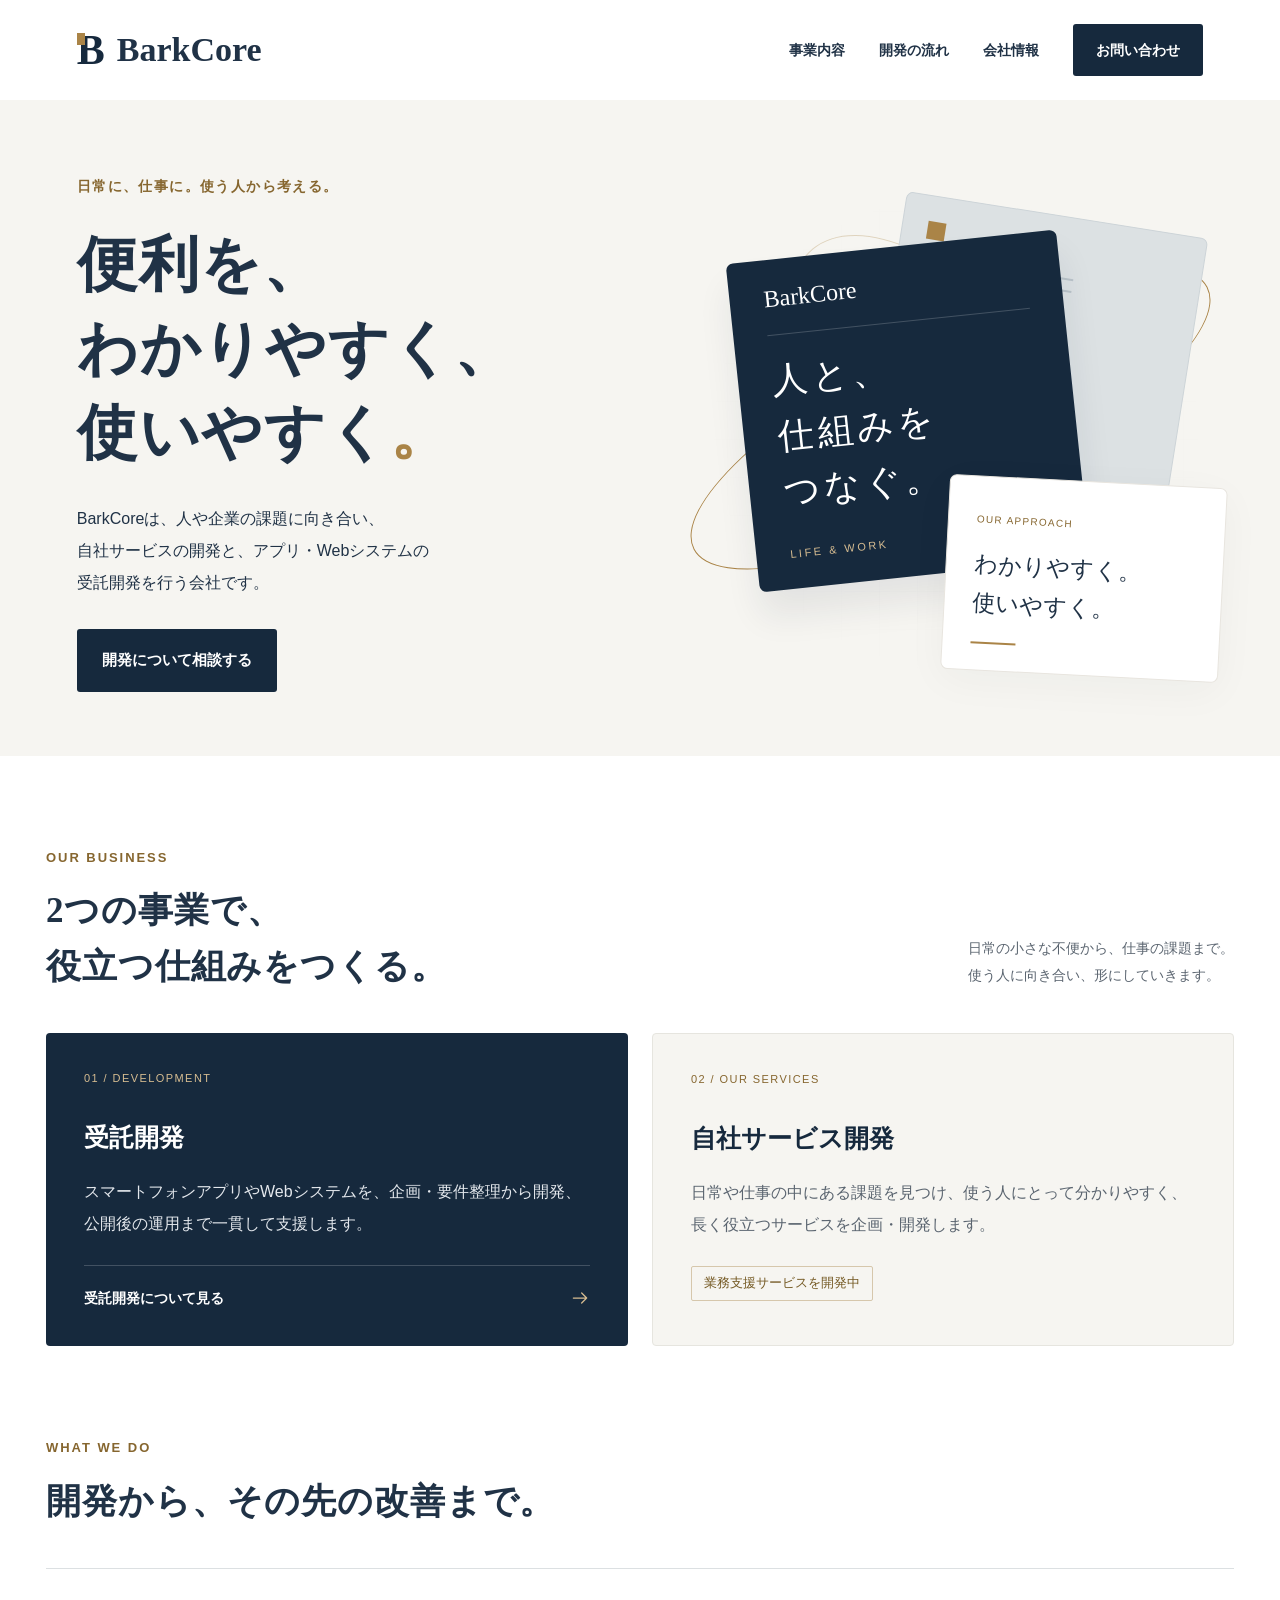
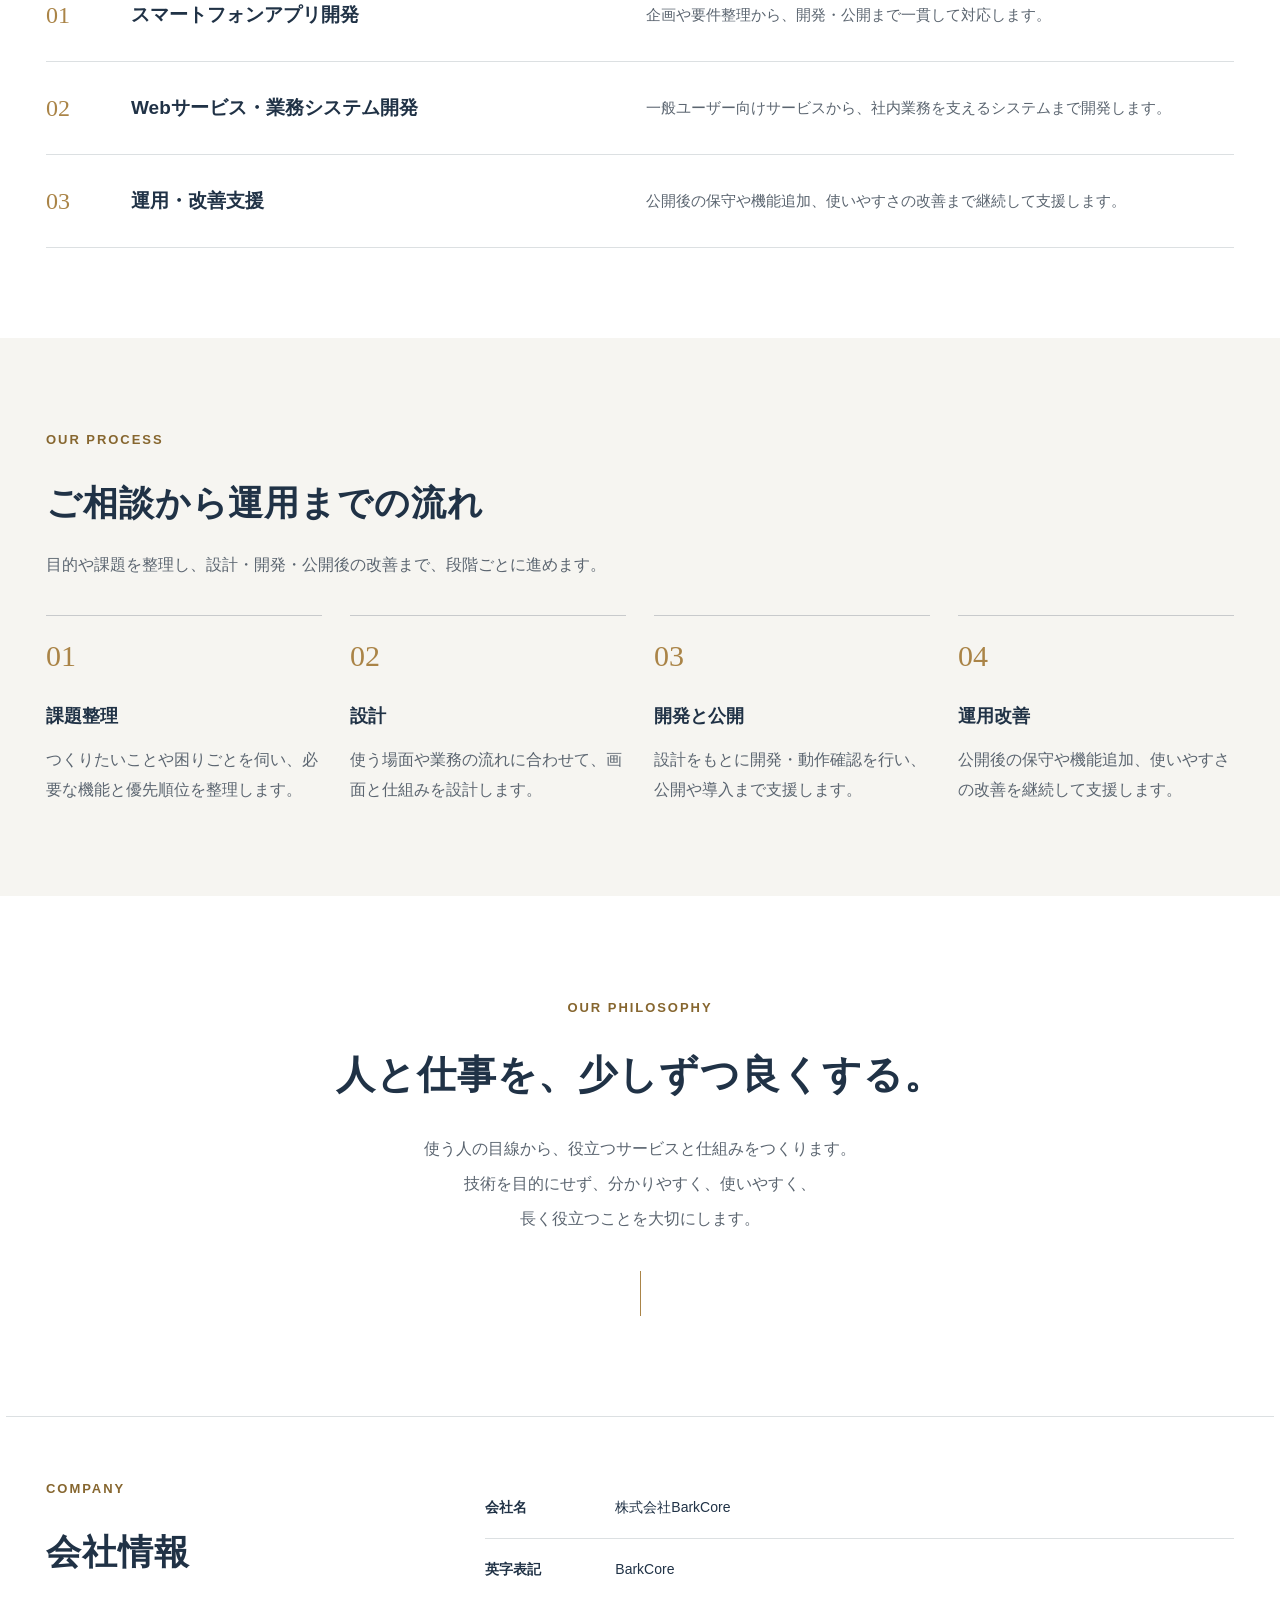
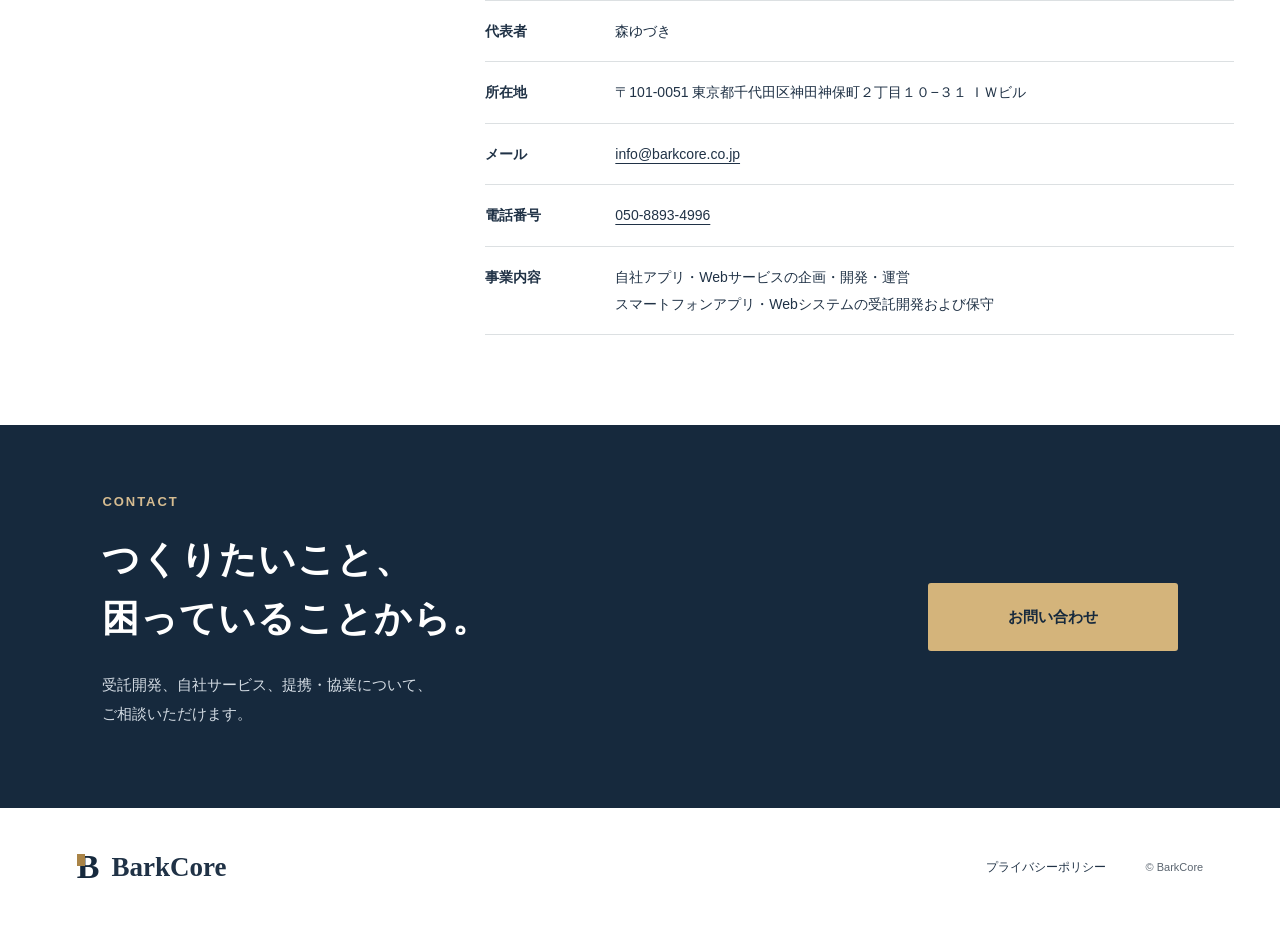
<file: index.html>
<!doctype html><html lang="ja"><head><meta charset="UTF-8"><meta name="viewport" content="width=device-width,initial-scale=1"><meta name="robots" content="index,follow"><title>株式会社BarkCore｜便利を、わかりやすく、使いやすく。</title><meta name="description" content="BarkCoreは、人や企業の課題に向き合い、自社サービスの開発と、アプリ・Webシステムの受託開発を行う会社です。"><meta property="og:title" content="株式会社BarkCore"><meta property="og:description" content="便利を、わかりやすく、使いやすく。"><meta property="og:type" content="website"><link rel="icon" type="image/svg+xml" href="data:image/svg+xml,%3Csvg xmlns='http://www.w3.org/2000/svg' viewBox='0 0 32 32'%3E%3Cpath fill='%2316293d' d='M4 2h11a8 8 0 010 16H4zM4 18h15a6 6 0 010 12H4z'/%3E%3Cpath fill='%23aa8447' d='M4 2h8v16H4z'/%3E%3C/svg%3E"><link rel="stylesheet" href="style.css"></head><body><a class="skip" href="#main">本文へ移動</a><header><a class="brand" href="#" aria-label="BarkCore トップ"><span class="brand-mark" aria-hidden="true">B<span></span></span><span>BarkCore</span></a><button class="menu" aria-expanded="false" aria-controls="navigation" aria-label="メニューを開く"><span class="hamburger" aria-hidden="true"><i></i><i></i><i></i></span></button><nav id="navigation" aria-label="メインナビゲーション"><a href="business.html">事業内容</a><a href="#process">開発の流れ</a><a href="company.html">会社情報</a><a class="nav-contact" href="contact.html">お問い合わせ</a></nav></header><main id="main"><section class="hero"><div class="hero-copy"><p class="eyebrow">日常に、仕事に。使う人から考える。</p><h1>便利を、<br>わかりやすく、<br>使いやすく<span class="gold">。</span></h1><p class="intro">BarkCoreは、人や企業の課題に向き合い、<br class="desktop">自社サービスの開発と、アプリ・Webシステムの<br class="desktop">受託開発を行う会社です。</p><div class="actions"><a class="button primary" href="contact.html">開発について相談する</a></div></div><div class="hero-art" role="img" aria-label="人や企業の課題を、サービスと仕組みにつなぐ抽象的なカードの図"><div class="art-grid"></div><div class="line line-one"></div><div class="line line-two"></div><div class="abstract-card rear"><span class="tiny-square"></span><i></i><i></i></div><div class="abstract-card main-card"><span class="art-caption">BarkCore</span><div class="art-rule"></div><span class="art-word">人と、<br>仕組みを<br>つなぐ。</span><span class="art-foot">LIFE & WORK</span></div><div class="abstract-card front"><span class="small-label">OUR APPROACH</span><p>わかりやすく。<br>使いやすく。</p><span class="card-line"></span></div></div></section><section class="section" id="business"><div class="section-heading"><div><p class="eyebrow">OUR BUSINESS</p><h2>2つの事業で、<br>役立つ仕組みをつくる。</h2></div><p>日常の小さな不便から、仕事の課題まで。<br>使う人に向き合い、形にしていきます。</p></div><div class="business-grid"><article class="business-card"><div class="card-top"><span>01 / DEVELOPMENT</span></div><h3>受託開発</h3><p>スマートフォンアプリやWebシステムを、企画・要件整理から開発、公開後の運用まで一貫して支援します。</p><a class="text-link" href="business.html#development">受託開発について見る <svg class="section-link-icon" aria-hidden="true" width="20" height="20" viewBox="0 0 24 24" fill="none" stroke="currentColor" stroke-width="1.5" stroke-linecap="round" stroke-linejoin="round"><path d="M4 12h16m-6-6 6 6-6 6"/></svg></a></article><article class="business-card own"><div class="card-top"><span>02 / OUR SERVICES</span></div><h3>自社サービス開発</h3><p>日常や仕事の中にある課題を見つけ、使う人にとって分かりやすく、長く役立つサービスを企画・開発します。</p><span class="development-status">業務支援サービスを開発中</span></article></div></section><section class="section capabilities" id="capabilities"><div class="section-heading"><div><p class="eyebrow">WHAT WE DO</p><h2>開発から、その先の改善まで。</h2></div></div><div class="capability-list" id="capability-list"><article><span class="row-number">01</span><h3>スマートフォンアプリ開発</h3><p>企画や要件整理から、開発・公開まで一貫して対応します。</p></article><article><span class="row-number">02</span><h3>Webサービス・業務システム開発</h3><p>一般ユーザー向けサービスから、社内業務を支えるシステムまで開発します。</p></article><article><span class="row-number">03</span><h3>運用・改善支援</h3><p>公開後の保守や機能追加、使いやすさの改善まで継続して支援します。</p></article></div></section><section class="soft-section" id="process"><div class="section"><p class="eyebrow">OUR PROCESS</p><h2>ご相談から運用までの流れ</h2><p class="process-intro">目的や課題を整理し、設計・開発・公開後の改善まで、段階ごとに進めます。</p><ol class="process" id="process-list"><li><span>01</span><div><h3>課題整理</h3><p>つくりたいことや困りごとを伺い、必要な機能と優先順位を整理します。</p></div></li><li><span>02</span><div><h3>設計</h3><p>使う場面や業務の流れに合わせて、画面と仕組みを設計します。</p></div></li><li><span>03</span><div><h3>開発と公開</h3><p>設計をもとに開発・動作確認を行い、公開や導入まで支援します。</p></div></li><li><span>04</span><div><h3>運用改善</h3><p>公開後の保守や機能追加、使いやすさの改善を継続して支援します。</p></div></li></ol></div></section><section class="section philosophy"><p class="eyebrow">OUR PHILOSOPHY</p><h2>人と仕事を、<br class="mobile">少しずつ良くする。</h2><p>使う人の目線から、役立つサービスと仕組みをつくります。<br class="desktop">技術を目的にせず、分かりやすく、使いやすく、<br class="desktop">長く役立つことを大切にします。</p><span class="philosophy-line"></span></section><section class="section company" id="company"><div><p class="eyebrow">COMPANY</p><h2>会社情報</h2></div><dl><div><dt>会社名</dt><dd>株式会社BarkCore</dd></div><div><dt>英字表記</dt><dd>BarkCore</dd></div><div><dt>代表者</dt><dd>森ゆづき</dd></div><div><dt>所在地</dt><dd>〒101-0051 東京都千代田区神田神保町２丁目１０−３１ ＩＷビル</dd></div><div><dt>メール</dt><dd><a class="underlined" href="mailto:info@barkcore.co.jp">info@barkcore.co.jp</a></dd></div><div><dt>電話番号</dt><dd><a class="underlined" href="tel:05088934996">050-8893-4996</a></dd></div><div><dt>事業内容</dt><dd>自社アプリ・Webサービスの企画・開発・運営<br>スマートフォンアプリ・Webシステムの受託開発および保守</dd></div></dl></section><section class="contact-section" id="contact"><div><p class="eyebrow">CONTACT</p><h2>つくりたいこと、<br>困っていることから。</h2><p>受託開発、自社サービス、提携・協業について、<br class="desktop">ご相談いただけます。</p></div><div class="contact-action"><a class="button contact-button" href="contact.html">お問い合わせ</a></div></section></main><footer><a class="brand" href="#"><span class="brand-mark" aria-hidden="true">B<span></span></span><span>BarkCore</span></a><div><a href="privacy.html">プライバシーポリシー</a></div><small>© BarkCore</small></footer><script src="content.js"></script><script src="app.js"></script></body></html>
</file>
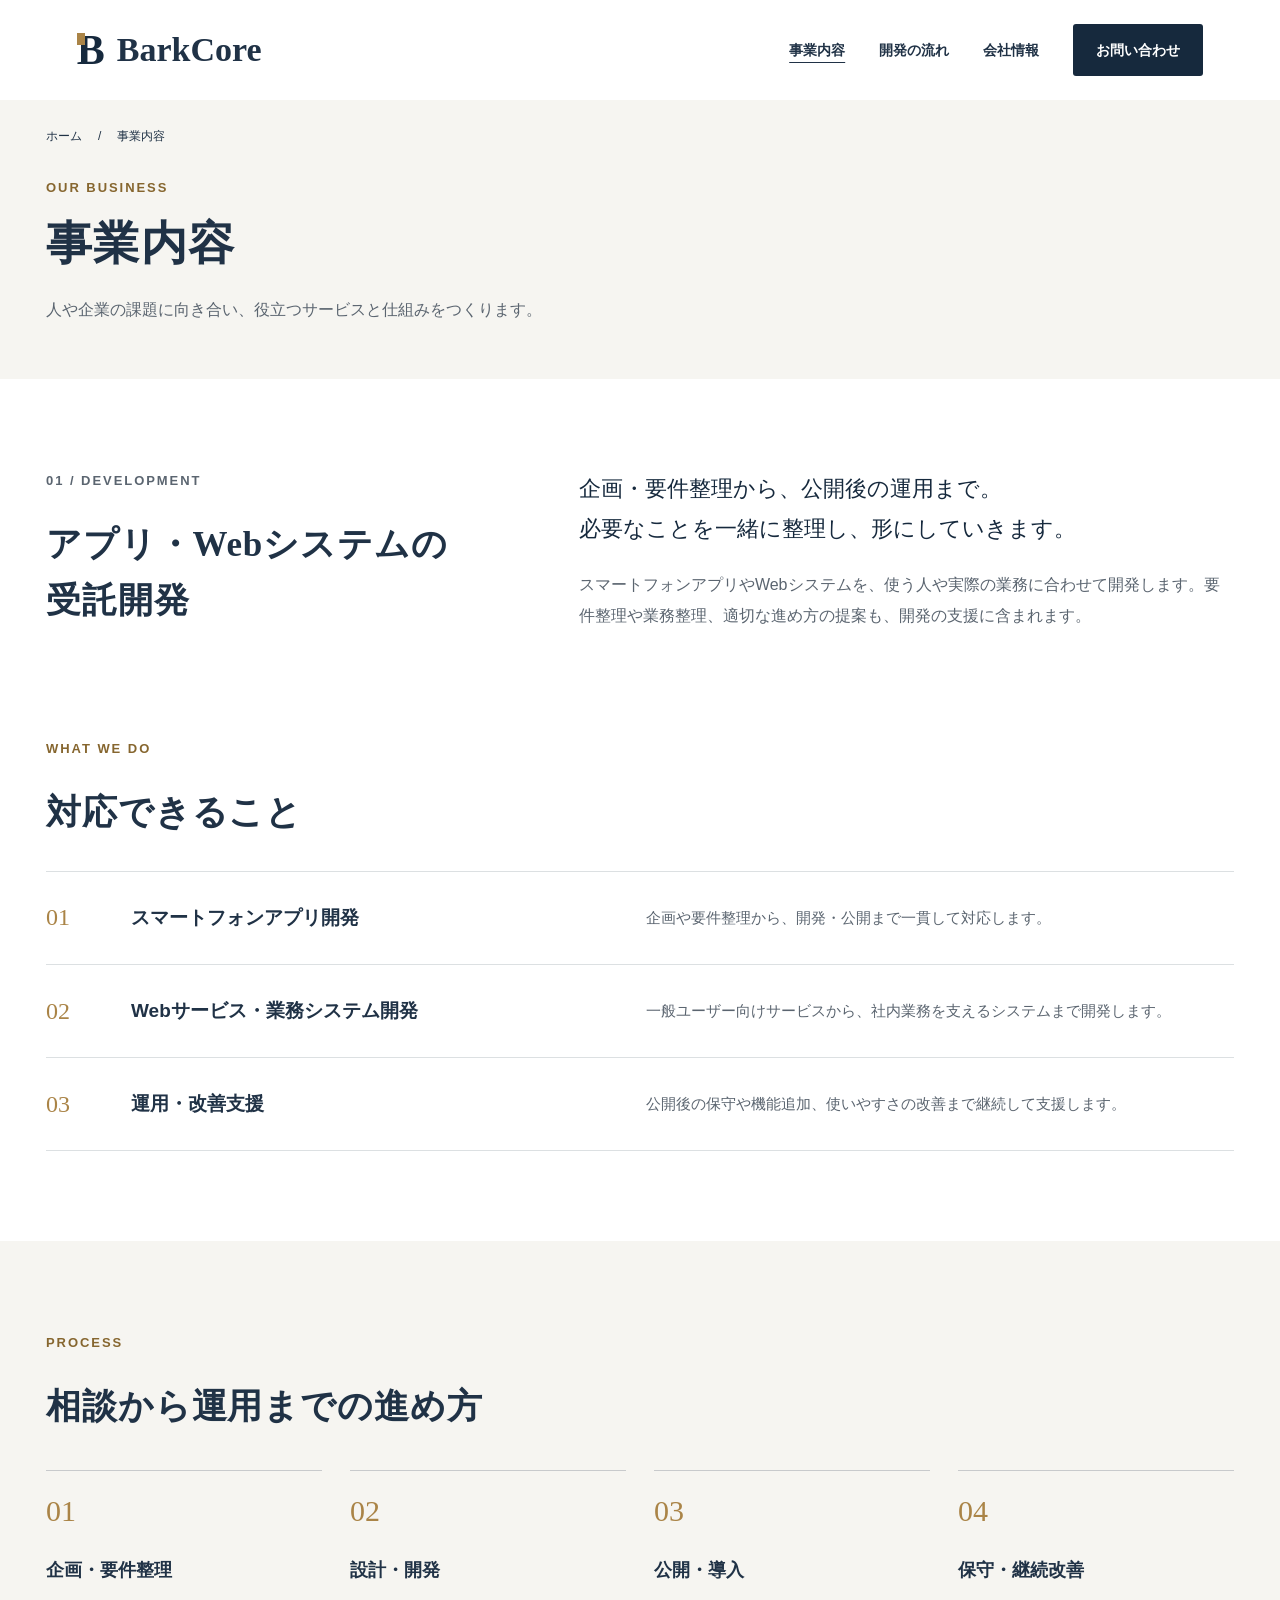
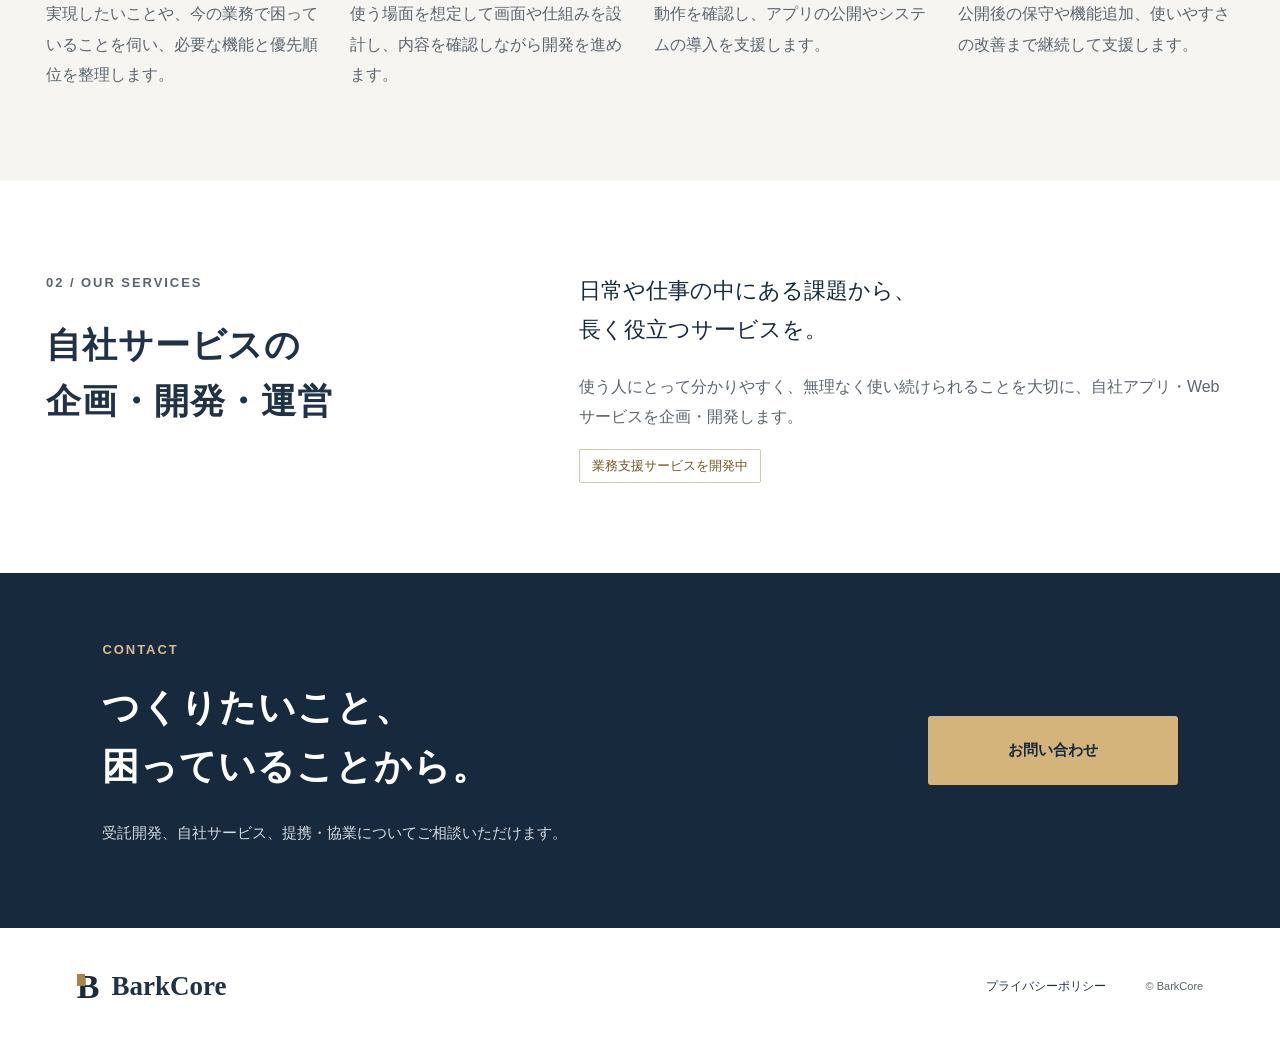
<file: business.html>
<!doctype html><html lang="ja"><head><meta charset="UTF-8"><meta name="viewport" content="width=device-width,initial-scale=1"><meta name="robots" content="index,follow"><title>事業内容｜株式会社BarkCore</title><meta name="description" content="人や企業の課題に向き合い、役立つサービスと仕組みをつくります。"><meta property="og:title" content="事業内容｜株式会社BarkCore"><meta property="og:description" content="人や企業の課題に向き合い、役立つサービスと仕組みをつくります。"><meta property="og:type" content="website"><link rel="icon" type="image/svg+xml" href="data:image/svg+xml,%3Csvg xmlns='http://www.w3.org/2000/svg' viewBox='0 0 32 32'%3E%3Cpath fill='%2316293d' d='M4 2h11a8 8 0 010 16H4zM4 18h15a6 6 0 010 12H4z'/%3E%3Cpath fill='%23aa8447' d='M4 2h8v16H4z'/%3E%3C/svg%3E"><link rel="stylesheet" href="style.css"></head><body><a class="skip" href="#main">本文へ移動</a><header><a class="brand" href="index.html" aria-label="BarkCore トップ"><span class="brand-mark" aria-hidden="true">B<span></span></span><span>BarkCore</span></a><button class="menu" aria-expanded="false" aria-controls="navigation" aria-label="メニューを開く"><span class="hamburger" aria-hidden="true"><i></i><i></i><i></i></span></button><nav id="navigation" aria-label="メインナビゲーション"><a href="business.html" aria-current="page">事業内容</a><a href="index.html#process">開発の流れ</a><a href="company.html">会社情報</a><a class="nav-contact" href="contact.html">お問い合わせ</a></nav></header><main id="main"><section class="page-hero"><div class="page-wrap"><nav class="breadcrumb" aria-label="パンくず"><a href="index.html">ホーム</a><span aria-hidden="true">/</span><span>事業内容</span></nav><p class="eyebrow">OUR BUSINESS</p><h1>事業内容</h1><p class="page-intro">人や企業の課題に向き合い、役立つサービスと仕組みをつくります。</p></div></section>
<section class="section detail-split" id="development"><div><p class="eyebrow">01 / DEVELOPMENT</p><h2>アプリ・Webシステムの<br>受託開発</h2></div><div><p class="lead">企画・要件整理から、公開後の運用まで。<br>必要なことを一緒に整理し、形にしていきます。</p><p>スマートフォンアプリやWebシステムを、使う人や実際の業務に合わせて開発します。要件整理や業務整理、適切な進め方の提案も、開発の支援に含まれます。</p></div></section>
<section class="section compact-top"><p class="eyebrow">WHAT WE DO</p><h2>対応できること</h2><div id="capability-list" class="capability-list spaced"></div></section>
<section class="soft-section"><div class="section"><p class="eyebrow">PROCESS</p><h2>相談から運用までの進め方</h2><ol class="process"><li><span>01</span><div><h3>企画・要件整理</h3><p>実現したいことや、今の業務で困っていることを伺い、必要な機能と優先順位を整理します。</p></div></li><li><span>02</span><div><h3>設計・開発</h3><p>使う場面を想定して画面や仕組みを設計し、内容を確認しながら開発を進めます。</p></div></li><li><span>03</span><div><h3>公開・導入</h3><p>動作を確認し、アプリの公開やシステムの導入を支援します。</p></div></li><li><span>04</span><div><h3>保守・継続改善</h3><p>公開後の保守や機能追加、使いやすさの改善まで継続して支援します。</p></div></li></ol></div></section>
<section class="section detail-split" id="services"><div><p class="eyebrow">02 / OUR SERVICES</p><h2>自社サービスの<br>企画・開発・運営</h2></div><div><p class="lead">日常や仕事の中にある課題から、<br>長く役立つサービスを。</p><p>使う人にとって分かりやすく、無理なく使い続けられることを大切に、自社アプリ・Webサービスを企画・開発します。</p><span class="development-status">業務支援サービスを開発中</span></div></section><section class="contact-section"><div><p class="eyebrow">CONTACT</p><h2>つくりたいこと、<br>困っていることから。</h2><p>受託開発、自社サービス、提携・協業についてご相談いただけます。</p></div><div class="contact-action"><a class="button contact-button" href="contact.html">お問い合わせ</a></div></section></main><footer><a class="brand" href="index.html"><span class="brand-mark" aria-hidden="true">B<span></span></span><span>BarkCore</span></a><div><a href="privacy.html">プライバシーポリシー</a></div><small>© BarkCore</small></footer><script src="content.js"></script><script src="app.js"></script></body></html>
</file>
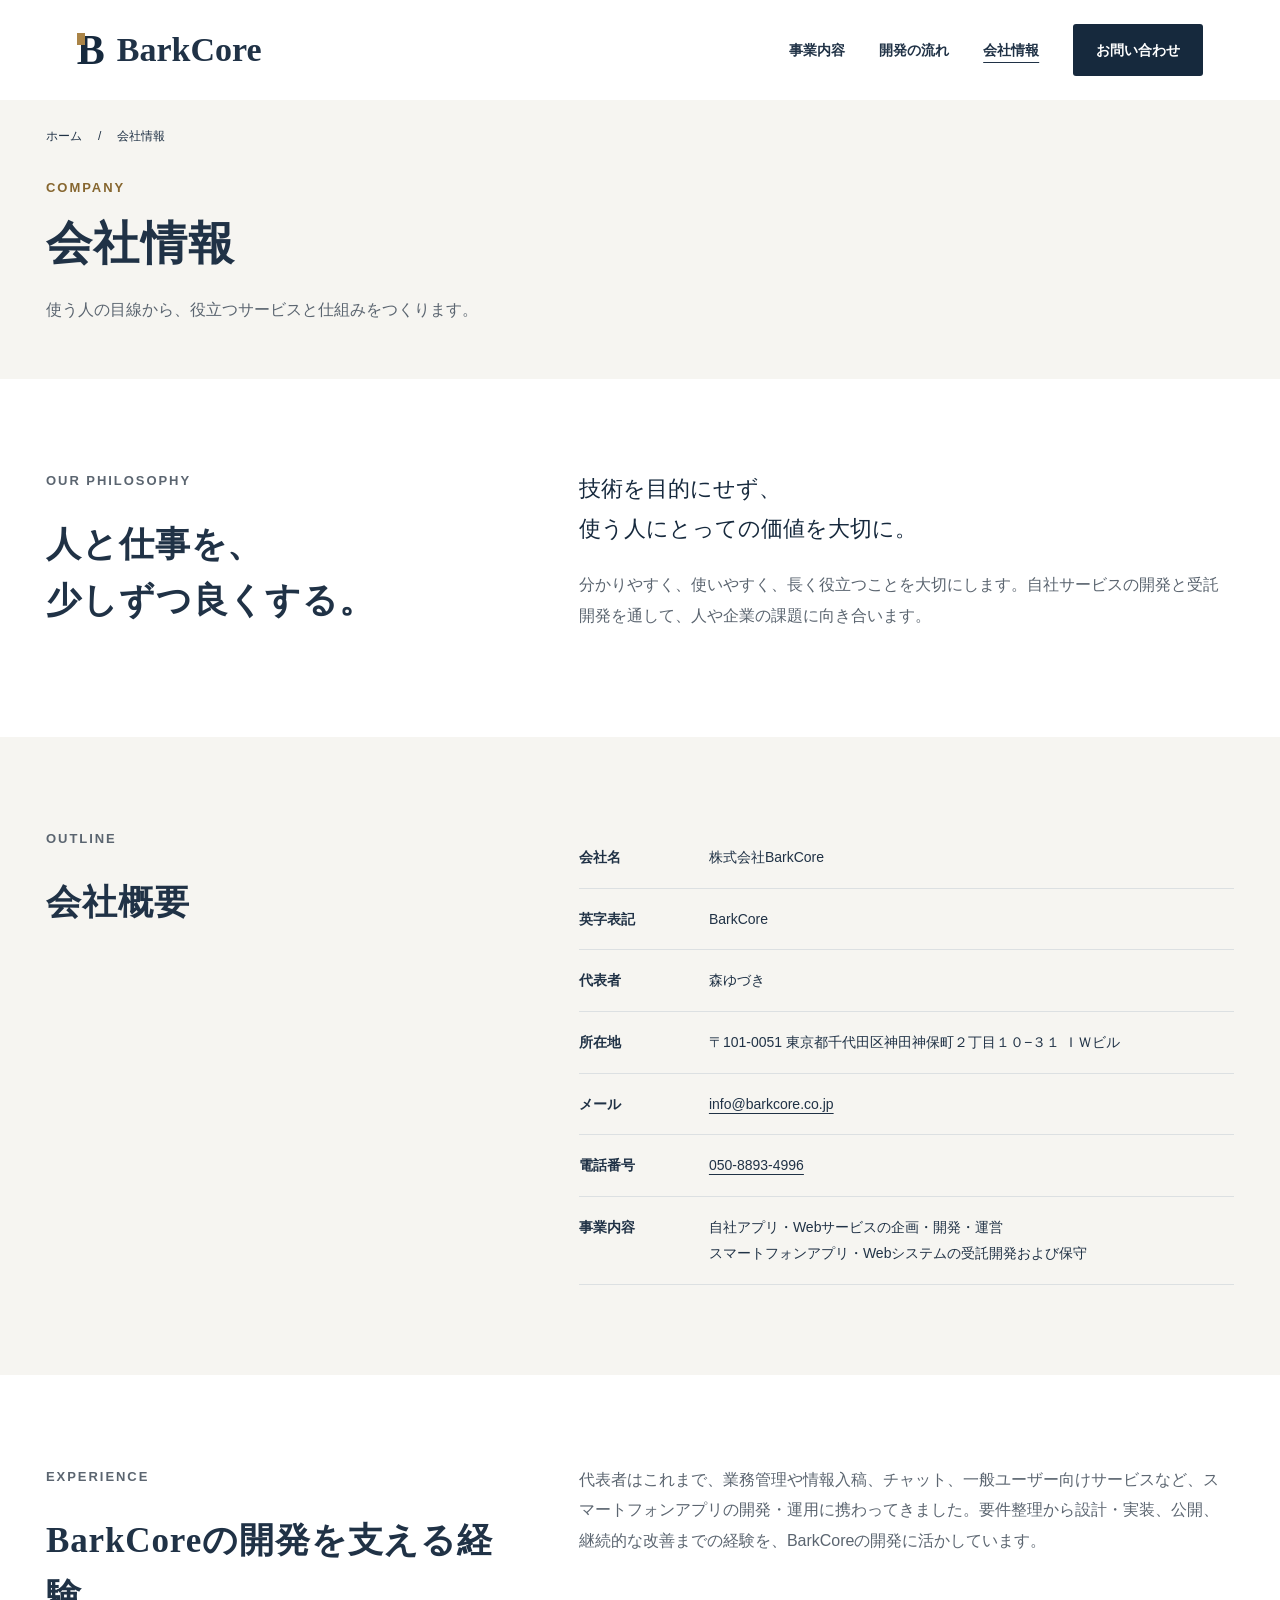
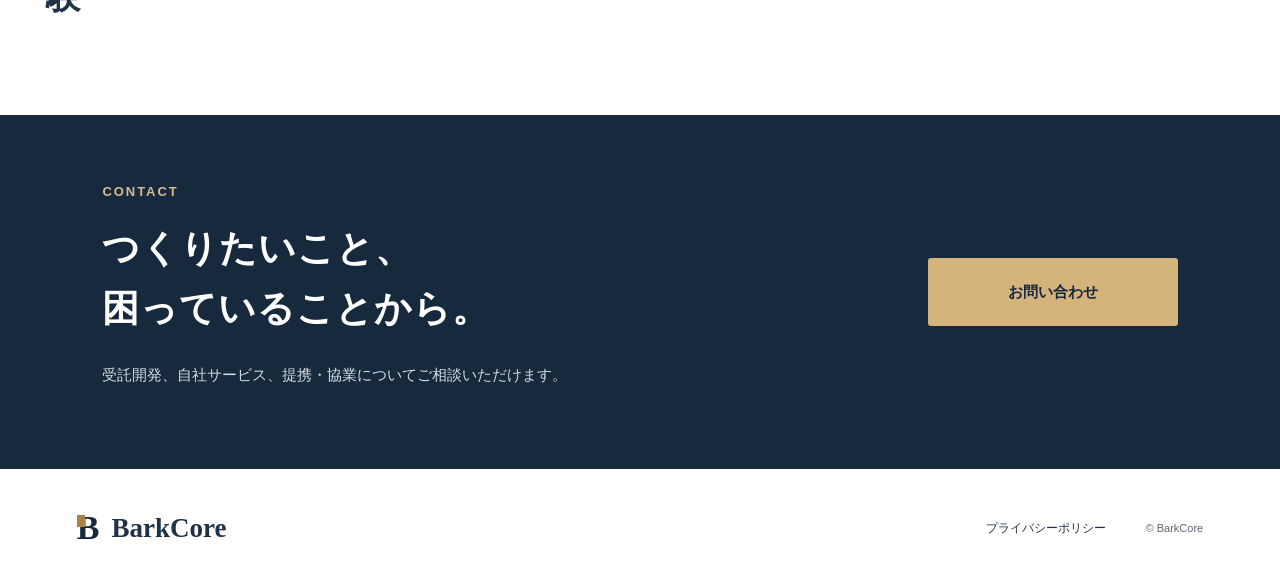
<file: company.html>
<!doctype html><html lang="ja"><head><meta charset="UTF-8"><meta name="viewport" content="width=device-width,initial-scale=1"><meta name="robots" content="index,follow"><title>会社情報｜株式会社BarkCore</title><meta name="description" content="使う人の目線から、役立つサービスと仕組みをつくります。"><meta property="og:title" content="会社情報｜株式会社BarkCore"><meta property="og:description" content="使う人の目線から、役立つサービスと仕組みをつくります。"><meta property="og:type" content="website"><link rel="icon" type="image/svg+xml" href="data:image/svg+xml,%3Csvg xmlns='http://www.w3.org/2000/svg' viewBox='0 0 32 32'%3E%3Cpath fill='%2316293d' d='M4 2h11a8 8 0 010 16H4zM4 18h15a6 6 0 010 12H4z'/%3E%3Cpath fill='%23aa8447' d='M4 2h8v16H4z'/%3E%3C/svg%3E"><link rel="stylesheet" href="style.css"></head><body><a class="skip" href="#main">本文へ移動</a><header><a class="brand" href="index.html" aria-label="BarkCore トップ"><span class="brand-mark" aria-hidden="true">B<span></span></span><span>BarkCore</span></a><button class="menu" aria-expanded="false" aria-controls="navigation" aria-label="メニューを開く"><span class="hamburger" aria-hidden="true"><i></i><i></i><i></i></span></button><nav id="navigation" aria-label="メインナビゲーション"><a href="business.html">事業内容</a><a href="index.html#process">開発の流れ</a><a href="company.html" aria-current="page">会社情報</a><a class="nav-contact" href="contact.html">お問い合わせ</a></nav></header><main id="main"><section class="page-hero"><div class="page-wrap"><nav class="breadcrumb" aria-label="パンくず"><a href="index.html">ホーム</a><span aria-hidden="true">/</span><span>会社情報</span></nav><p class="eyebrow">COMPANY</p><h1>会社情報</h1><p class="page-intro">使う人の目線から、役立つサービスと仕組みをつくります。</p></div></section>
<section class="section detail-split"><div><p class="eyebrow">OUR PHILOSOPHY</p><h2>人と仕事を、<br>少しずつ良くする。</h2></div><div><p class="lead">技術を目的にせず、<br>使う人にとっての価値を大切に。</p><p>分かりやすく、使いやすく、長く役立つことを大切にします。自社サービスの開発と受託開発を通して、人や企業の課題に向き合います。</p></div></section>
<section class="soft-section"><div class="section detail-split"><div><p class="eyebrow">OUTLINE</p><h2>会社概要</h2></div><dl><div><dt>会社名</dt><dd>株式会社BarkCore</dd></div><div><dt>英字表記</dt><dd>BarkCore</dd></div><div><dt>代表者</dt><dd>森ゆづき</dd></div><div><dt>所在地</dt><dd>〒101-0051 東京都千代田区神田神保町２丁目１０−３１ ＩＷビル</dd></div><div><dt>メール</dt><dd><a class="underlined" href="mailto:info@barkcore.co.jp">info@barkcore.co.jp</a></dd></div><div><dt>電話番号</dt><dd><a class="underlined" href="tel:05088934996">050-8893-4996</a></dd></div><div><dt>事業内容</dt><dd>自社アプリ・Webサービスの企画・開発・運営<br>スマートフォンアプリ・Webシステムの受託開発および保守</dd></div></dl></div></section>
<section class="section detail-split" id="development-experience"><div><p class="eyebrow">EXPERIENCE</p><h2>BarkCoreの開発を支える経験</h2></div><div><p id="experience-summary">代表者はこれまで、業務管理や情報入稿、チャット、一般ユーザー向けサービスなど、スマートフォンアプリの開発・運用に携わってきました。要件整理から設計・実装、公開、継続的な改善までの経験を、BarkCoreの開発に活かしています。</p></div></section><section class="contact-section"><div><p class="eyebrow">CONTACT</p><h2>つくりたいこと、<br>困っていることから。</h2><p>受託開発、自社サービス、提携・協業についてご相談いただけます。</p></div><div class="contact-action"><a class="button contact-button" href="contact.html">お問い合わせ</a></div></section></main><footer><a class="brand" href="index.html"><span class="brand-mark" aria-hidden="true">B<span></span></span><span>BarkCore</span></a><div><a href="privacy.html">プライバシーポリシー</a></div><small>© BarkCore</small></footer><script src="content.js"></script><script src="app.js"></script></body></html>
</file>
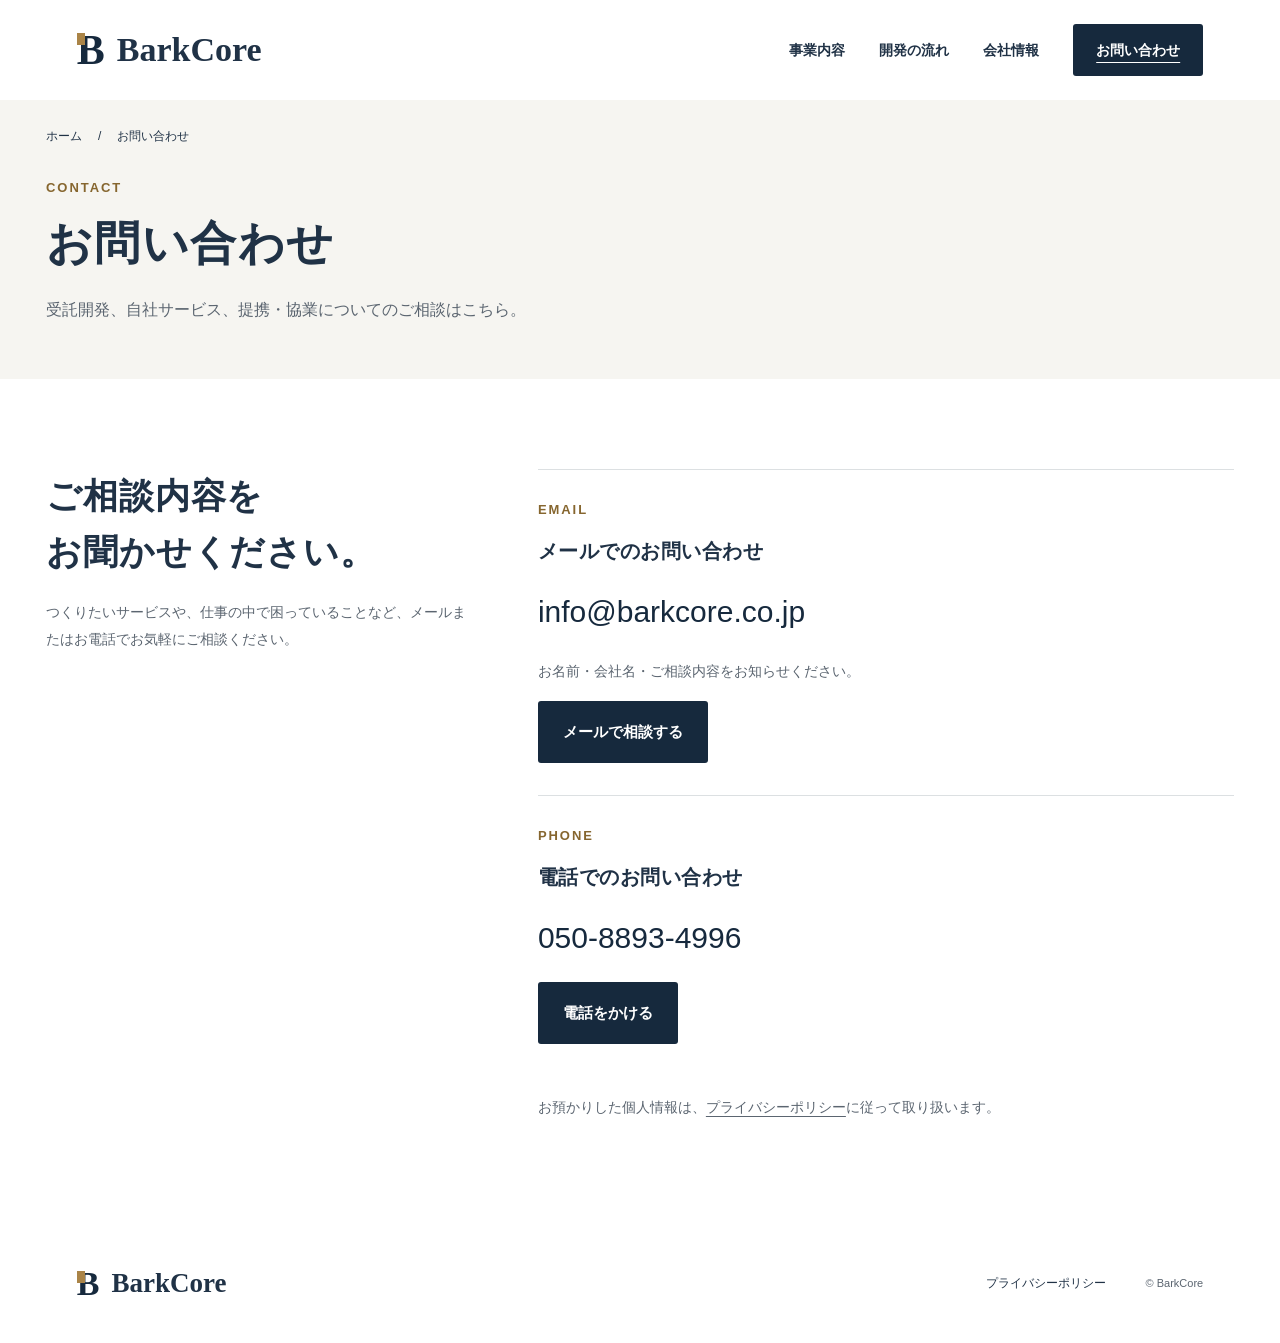
<file: contact.html>
<!doctype html><html lang="ja"><head><meta charset="UTF-8"><meta name="viewport" content="width=device-width,initial-scale=1"><meta name="robots" content="index,follow"><title>お問い合わせ｜株式会社BarkCore</title><meta name="description" content="受託開発、自社サービス、提携・協業についてのご相談はこちら。"><meta property="og:title" content="お問い合わせ｜株式会社BarkCore"><meta property="og:description" content="受託開発、自社サービス、提携・協業についてのご相談はこちら。"><meta property="og:type" content="website"><link rel="icon" type="image/svg+xml" href="data:image/svg+xml,%3Csvg xmlns='http://www.w3.org/2000/svg' viewBox='0 0 32 32'%3E%3Cpath fill='%2316293d' d='M4 2h11a8 8 0 010 16H4zM4 18h15a6 6 0 010 12H4z'/%3E%3Cpath fill='%23aa8447' d='M4 2h8v16H4z'/%3E%3C/svg%3E"><link rel="stylesheet" href="style.css"></head><body><a class="skip" href="#main">本文へ移動</a><header><a class="brand" href="index.html" aria-label="BarkCore トップ"><span class="brand-mark" aria-hidden="true">B<span></span></span><span>BarkCore</span></a><button class="menu" aria-expanded="false" aria-controls="navigation" aria-label="メニューを開く"><span class="hamburger" aria-hidden="true"><i></i><i></i><i></i></span></button><nav id="navigation" aria-label="メインナビゲーション"><a href="business.html">事業内容</a><a href="index.html#process">開発の流れ</a><a href="company.html">会社情報</a><a class="nav-contact" href="contact.html" aria-current="page">お問い合わせ</a></nav></header><main id="main"><section class="page-hero"><div class="page-wrap"><nav class="breadcrumb" aria-label="パンくず"><a href="index.html">ホーム</a><span aria-hidden="true">/</span><span>お問い合わせ</span></nav><p class="eyebrow">CONTACT</p><h1>お問い合わせ</h1><p class="page-intro">受託開発、自社サービス、提携・協業についてのご相談はこちら。</p></div></section>
<section class="section contact-layout"><div><h2>ご相談内容を<br>お聞かせください。</h2><p class="muted">つくりたいサービスや、仕事の中で困っていることなど、メールまたはお電話でお気軽にご相談ください。</p></div><div class="contact-methods"><article class="contact-method"><p class="eyebrow">EMAIL</p><h2>メールでのお問い合わせ</h2><p><a class="contact-address" href="mailto:info@barkcore.co.jp">info@barkcore.co.jp</a></p><p class="muted">お名前・会社名・ご相談内容をお知らせください。</p><a class="button primary" href="mailto:info@barkcore.co.jp">メールで相談する</a></article><article class="contact-method"><p class="eyebrow">PHONE</p><h2>電話でのお問い合わせ</h2><p><a class="contact-address" href="tel:05088934996">050-8893-4996</a></p><a class="button primary" href="tel:05088934996">電話をかける</a></article><p class="muted">お預かりした個人情報は、<a class="underlined" href="privacy.html">プライバシーポリシー</a>に従って取り扱います。</p></div></section></main><footer><a class="brand" href="index.html"><span class="brand-mark" aria-hidden="true">B<span></span></span><span>BarkCore</span></a><div><a href="privacy.html">プライバシーポリシー</a></div><small>© BarkCore</small></footer><script src="content.js"></script><script src="app.js"></script></body></html>
</file>
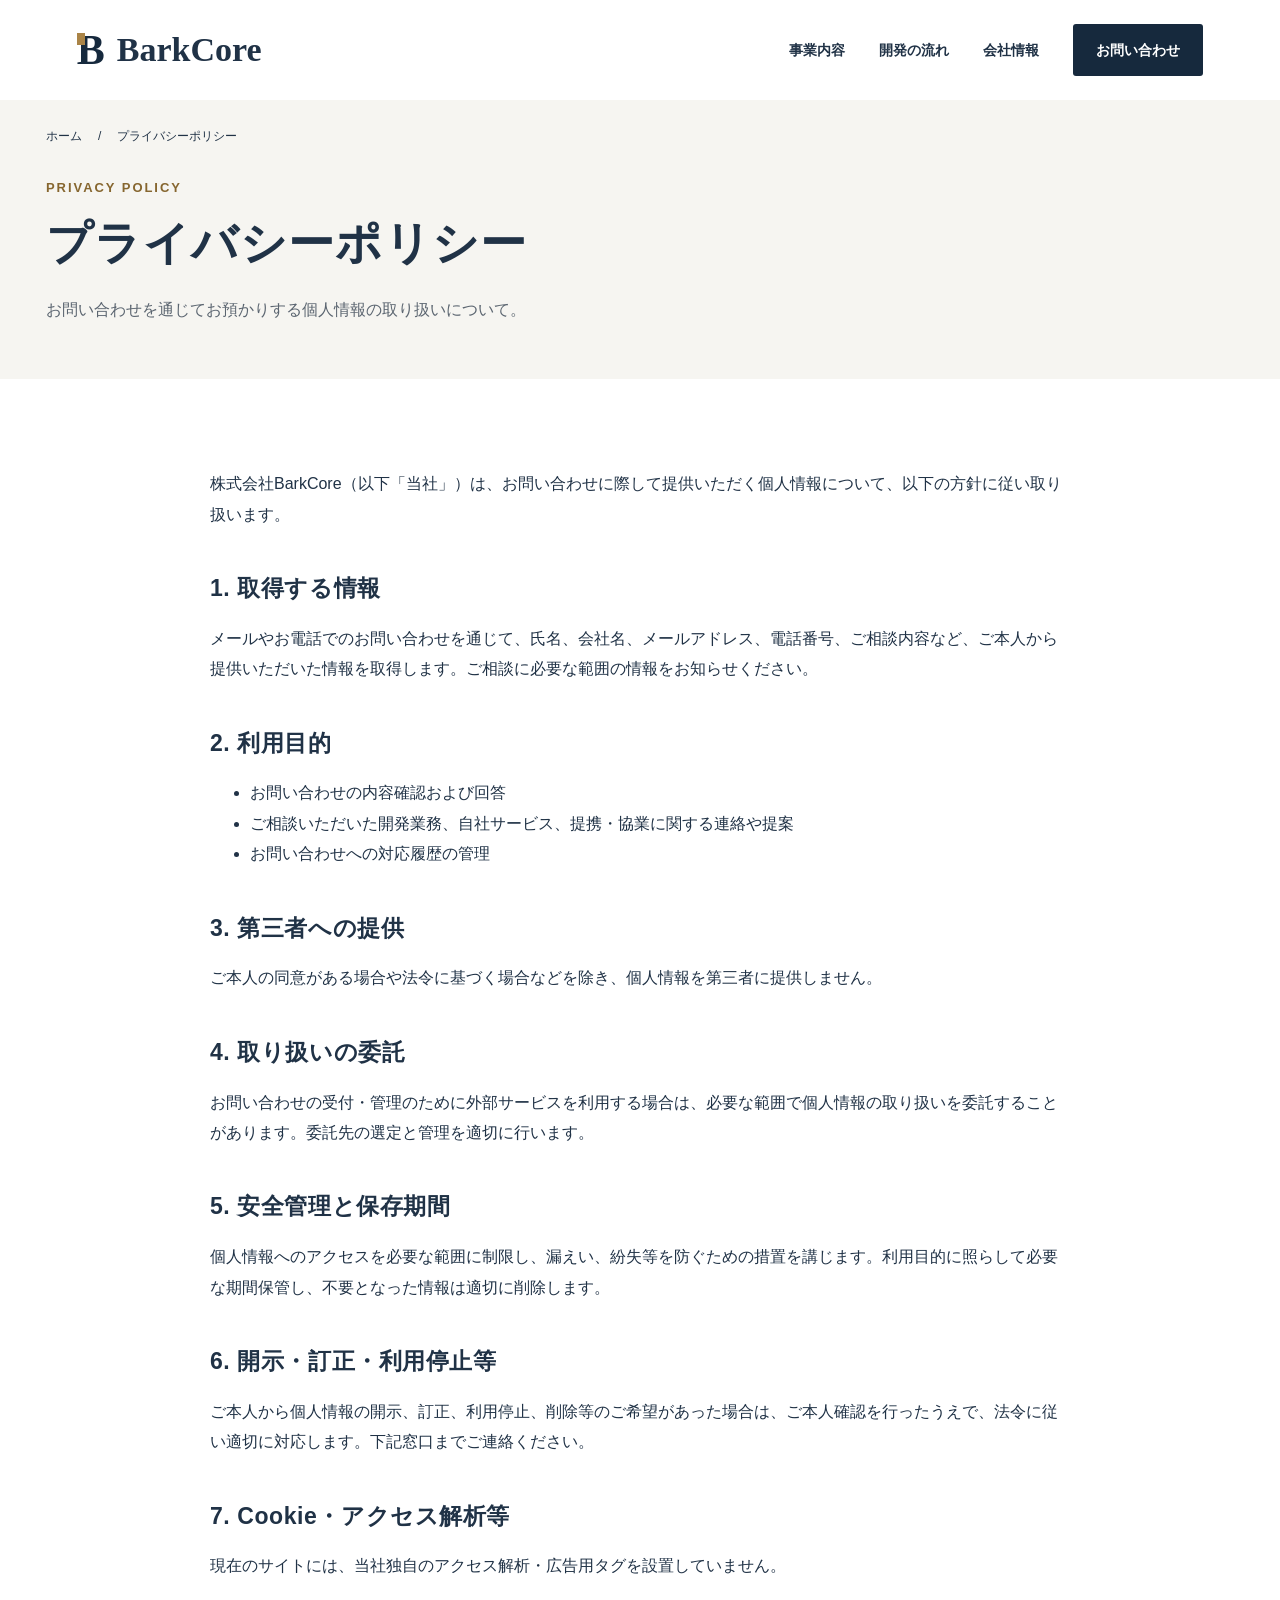
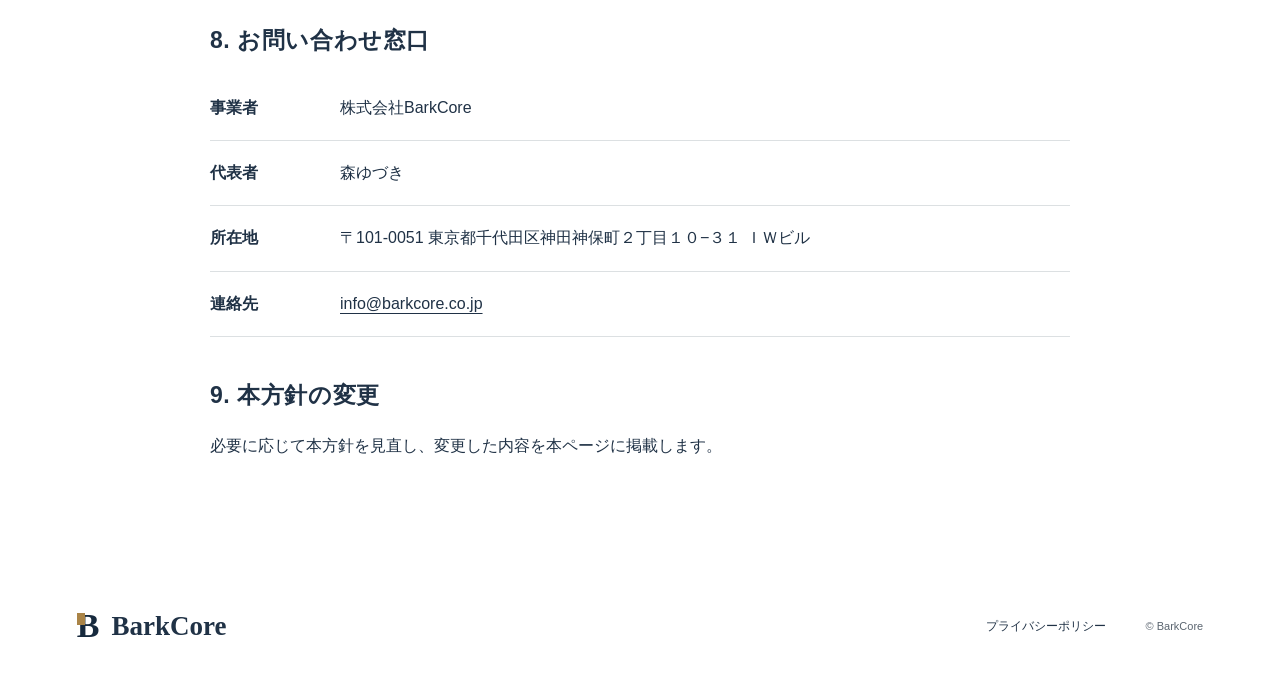
<file: privacy.html>
<!doctype html><html lang="ja"><head><meta charset="UTF-8"><meta name="viewport" content="width=device-width,initial-scale=1"><meta name="robots" content="index,follow"><title>プライバシーポリシー｜株式会社BarkCore</title><meta name="description" content="お問い合わせを通じてお預かりする個人情報の取り扱いについて。"><meta property="og:title" content="プライバシーポリシー｜株式会社BarkCore"><meta property="og:description" content="お問い合わせを通じてお預かりする個人情報の取り扱いについて。"><meta property="og:type" content="website"><link rel="icon" type="image/svg+xml" href="data:image/svg+xml,%3Csvg xmlns='http://www.w3.org/2000/svg' viewBox='0 0 32 32'%3E%3Cpath fill='%2316293d' d='M4 2h11a8 8 0 010 16H4zM4 18h15a6 6 0 010 12H4z'/%3E%3Cpath fill='%23aa8447' d='M4 2h8v16H4z'/%3E%3C/svg%3E"><link rel="stylesheet" href="style.css"></head><body><a class="skip" href="#main">本文へ移動</a><header><a class="brand" href="index.html" aria-label="BarkCore トップ"><span class="brand-mark" aria-hidden="true">B<span></span></span><span>BarkCore</span></a><button class="menu" aria-expanded="false" aria-controls="navigation" aria-label="メニューを開く"><span class="hamburger" aria-hidden="true"><i></i><i></i><i></i></span></button><nav id="navigation" aria-label="メインナビゲーション"><a href="business.html">事業内容</a><a href="index.html#process">開発の流れ</a><a href="company.html">会社情報</a><a class="nav-contact" href="contact.html">お問い合わせ</a></nav></header><main id="main"><section class="page-hero"><div class="page-wrap"><nav class="breadcrumb" aria-label="パンくず"><a href="index.html">ホーム</a><span aria-hidden="true">/</span><span>プライバシーポリシー</span></nav><p class="eyebrow">PRIVACY POLICY</p><h1>プライバシーポリシー</h1><p class="page-intro">お問い合わせを通じてお預かりする個人情報の取り扱いについて。</p></div></section>
<section class="section policy"><p>株式会社BarkCore（以下「当社」）は、お問い合わせに際して提供いただく個人情報について、以下の方針に従い取り扱います。</p><h2>1. 取得する情報</h2><p>メールやお電話でのお問い合わせを通じて、氏名、会社名、メールアドレス、電話番号、ご相談内容など、ご本人から提供いただいた情報を取得します。ご相談に必要な範囲の情報をお知らせください。</p><h2>2. 利用目的</h2><ul><li>お問い合わせの内容確認および回答</li><li>ご相談いただいた開発業務、自社サービス、提携・協業に関する連絡や提案</li><li>お問い合わせへの対応履歴の管理</li></ul><h2>3. 第三者への提供</h2><p>ご本人の同意がある場合や法令に基づく場合などを除き、個人情報を第三者に提供しません。</p><h2>4. 取り扱いの委託</h2><p>お問い合わせの受付・管理のために外部サービスを利用する場合は、必要な範囲で個人情報の取り扱いを委託することがあります。委託先の選定と管理を適切に行います。</p><h2>5. 安全管理と保存期間</h2><p>個人情報へのアクセスを必要な範囲に制限し、漏えい、紛失等を防ぐための措置を講じます。利用目的に照らして必要な期間保管し、不要となった情報は適切に削除します。</p><h2>6. 開示・訂正・利用停止等</h2><p>ご本人から個人情報の開示、訂正、利用停止、削除等のご希望があった場合は、ご本人確認を行ったうえで、法令に従い適切に対応します。下記窓口までご連絡ください。</p><h2>7. Cookie・アクセス解析等</h2><p>現在のサイトには、当社独自のアクセス解析・広告用タグを設置していません。</p><h2>8. お問い合わせ窓口</h2><dl><div><dt>事業者</dt><dd>株式会社BarkCore</dd></div><div><dt>代表者</dt><dd>森ゆづき</dd></div><div><dt>所在地</dt><dd>〒101-0051 東京都千代田区神田神保町２丁目１０−３１ ＩＷビル</dd></div><div><dt>連絡先</dt><dd><a class="underlined" href="mailto:info@barkcore.co.jp">info@barkcore.co.jp</a></dd></div></dl><h2>9. 本方針の変更</h2><p>必要に応じて本方針を見直し、変更した内容を本ページに掲載します。</p></section></main><footer><a class="brand" href="index.html"><span class="brand-mark" aria-hidden="true">B<span></span></span><span>BarkCore</span></a><div><a href="privacy.html">プライバシーポリシー</a></div><small>© BarkCore</small></footer><script src="content.js"></script><script src="app.js"></script></body></html>
</file>
<file: style.css>
:root{--navy:#16293d;--gold:#aa8447;--paper:#f6f5f1;--ink:#203246;--muted:#5b6570;--line:#dce0e2}*{box-sizing:border-box}html{scroll-behavior:smooth;scroll-padding-top:100px}body{margin:0;color:var(--ink);background:#fff;font-family:"Noto Sans JP","Hiragino Kaku Gothic ProN","Yu Gothic",Meiryo,sans-serif;font-size:16px;line-height:1.9}a{color:inherit;text-decoration:none}button{font:inherit;cursor:pointer}a,button{-webkit-tap-highlight-color:transparent}a:focus-visible,button:focus-visible{outline:3px solid var(--gold);outline-offset:6px}header{height:100px;max-width:1440px;margin:auto;display:flex;align-items:center;justify-content:space-between;padding:0 6%}.brand{display:inline-flex;align-items:center;gap:12px;font-family:Georgia,serif;font-size:34px;font-weight:bold;line-height:1}.brand-mark{position:relative;font-family:Georgia,serif;font-size:42px;color:var(--navy)}.brand-mark span{position:absolute;width:8px;height:12px;background:var(--gold);left:0;top:4px}nav{display:flex;align-items:center;gap:34px;font-size:14px;font-weight:600}nav a:hover,.text-link:hover{color:var(--gold)}.nav-contact{background:var(--navy);color:#fff;padding:13px 23px;border-radius:3px}.nav-contact span{margin-left:28px}.menu{display:none}.hero{position:relative;background:var(--paper);padding:73px max(6%,calc((100% - 1268px)/2)) 0;display:grid;grid-template-columns:1.14fr 1fr;gap:25px;overflow:hidden}.eyebrow{font-size:13px;letter-spacing:.15em;font-weight:600;color:#86662f;margin:0 0 23px}.hero .eyebrow{letter-spacing:.1em;font-size:14px}h1,h2,h3,p{margin-top:0}h1{font-family:"Yu Mincho","Hiragino Mincho ProN",serif;font-weight:600;font-size:clamp(44px,4.7vw,68px);letter-spacing:.03em;line-height:1.4;margin-bottom:28px}.gold{color:var(--gold)}.intro{font-size:16px;line-height:2;margin-bottom:30px}.actions{display:flex;align-items:center;gap:26px}.button{display:inline-flex;align-items:center;justify-content:space-between;gap:30px;padding:17px 25px;border:0;border-radius:3px;font-size:15px;font-weight:600;transition:background .2s,transform .2s}.button:hover{transform:translateY(-2px)}.primary{background:var(--navy);color:#fff}.primary:hover{background:#29435e}.text-link{font-size:14px;font-weight:600;display:inline-flex;gap:25px;align-items:center}.hero-art{position:relative;min-height:490px;margin:0 -20px 0 0}.art-grid{position:absolute;inset:0;background-image:linear-gradient(#16293d06 1px,transparent 1px),linear-gradient(90deg,#16293d06 1px,transparent 1px);background-size:38px 38px;mask-image:radial-gradient(ellipse,#000,transparent 70%)}.abstract-card{position:absolute;border-radius:7px}.rear{top:40px;right:7%;width:57%;height:310px;background:#dce1e3;border:1px solid #cdd4d8;transform:rotate(9deg);padding:25px}.tiny-square{display:block;width:18px;height:18px;background:var(--gold);margin-bottom:17px}.rear i{display:block;width:60%;height:2px;background:#bac3c9;margin-top:10px}.main-card{left:10%;top:73px;background:var(--navy);width:62%;height:330px;transform:rotate(-6deg);padding:26px 34px;color:white;box-shadow:0 25px 35px #16293d15}.art-caption{font:24px Georgia,serif}.art-rule{width:100%;height:1px;background:#ffffff30;margin:18px 0}.art-word{font-family:"Yu Mincho",serif;line-height:1.55;font-size:36px;letter-spacing:.1em}.art-foot{display:block;font-size:11px;letter-spacing:.23em;color:#d6bc91;margin-top:23px}.front{right:0;bottom:16px;background:#fff;width:52%;padding:26px 28px;box-shadow:0 10px 40px #16293d0a;border:1px solid #e8e5df;transform:rotate(3deg)}.small-label{font-size:10px;letter-spacing:.13em;color:#86662f}.front p{font-size:23px;line-height:1.7;margin:12px 0 18px;font-family:"Yu Mincho",serif}.card-line{display:block;width:45px;height:2px;background:var(--gold)}.line{position:absolute;border:1px solid var(--gold);border-radius:50%;width:108%;height:170px;top:160px;left:-5%;transform:rotate(-27deg)}.line-two{width:85%;height:220px;top:140px;left:8%;transform:rotate(50deg);opacity:.3}.art-number{position:absolute;bottom:14px;left:9%;font-size:10px;letter-spacing:.14em;color:#7b8186}.hero-bottom{grid-column:1/-1;border-top:1px solid #16293d20;display:flex;justify-content:space-between;padding:23px 0;margin-top:44px;font-size:12px;color:var(--muted)}.hero-bottom a{letter-spacing:.15em;font-size:10px}.section{max-width:1268px;margin:auto;padding:90px 40px}.section-heading{display:flex;align-items:flex-end;justify-content:space-between;gap:35px;margin-bottom:38px}h2{font-family:"Yu Mincho","Hiragino Mincho ProN",serif;font-size:35px;line-height:1.6;letter-spacing:.025em;margin-bottom:0}.section-heading .eyebrow{margin-bottom:13px}.section-heading>p{font-size:14px;color:var(--muted);margin:0 0 7px}.business-grid{display:grid;grid-template-columns:1fr 1fr;gap:24px}.business-card{padding:35px 38px;background:var(--navy);color:#fff;border-radius:4px}.card-top{display:flex;align-items:center;justify-content:space-between;font-size:11px;letter-spacing:.13em;color:#d6bc91;margin-bottom:25px}.simple-icon{font-size:28px;line-height:1}.business-card h3{font-size:25px;margin-bottom:14px}.business-card p{font-size:16px;line-height:2;color:#e4e8ed;margin-bottom:25px}.business-card .text-link{border-top:1px solid #ffffff30;padding-top:19px;display:flex;justify-content:space-between}.business-card.own{background:var(--paper);color:var(--navy);border:1px solid #e6e5df}.own p{color:var(--muted)}.own .card-top{color:#86662f}.development-status{font-size:13px;display:inline-block;border:1px solid #d6c7ac;border-radius:2px;padding:4px 12px;color:#745923}.capabilities{padding-top:0}.capability-list article{display:grid;grid-template-columns:60px 1fr 1.2fr;gap:25px;padding:28px 0;border-bottom:1px solid var(--line);align-items:center}.capability-list article:first-child{border-top:1px solid var(--line)}.row-number{font:24px Georgia,serif;color:var(--gold)}.capability-list h3{font-size:19px;margin:0}.capability-list p{font-size:15px;color:var(--muted);margin:0}.experience-section{background:var(--paper)}.experience-grid{display:grid;grid-template-columns:repeat(3,1fr);gap:35px}.experience-grid article{border-top:1px solid #c8cacc;padding-top:23px}.experience-number{font:16px Georgia,serif;color:#86662f}.experience-grid h3{font-size:18px;margin:19px 0 15px}.experience-grid p{font-size:14px;color:var(--muted);margin-bottom:0}.philosophy{text-align:center;padding:100px 24px}.philosophy h2{font-size:39px;margin-bottom:25px}.philosophy>p:not(.eyebrow){line-height:2.2;color:var(--muted)}.philosophy-line{height:45px;width:1px;background:var(--gold);display:block;margin:35px auto 0}.company{display:grid;grid-template-columns:1fr 2fr;gap:65px;border-top:1px solid var(--line);padding-top:60px}.muted{font-size:14px;color:var(--muted);margin-top:18px}dl{margin:0}dl>div{display:grid;grid-template-columns:120px 1fr;gap:10px;padding:17px 0;border-bottom:1px solid var(--line);font-size:14px}dt{font-weight:600}dd{margin:0}.todo{color:#825d1f;font-weight:600}.contact-section{background:var(--navy);color:white;padding:65px max(8%,calc((100% - 1188px)/2));display:flex;align-items:center;justify-content:space-between;gap:55px}.contact-section .eyebrow{color:#d6bc91;margin-bottom:15px}.contact-section h2{font-size:37px}.contact-section p:not(.eyebrow){margin-top:23px;font-size:15px;color:#d3dbe3}.contact-action{max-width:350px;min-width:250px}.contact-button{background:#d4b47b;color:var(--navy);width:100%;padding:20px 28px}.contact-section .contact-note{font-size:12px;text-align:center;margin-top:12px}#contact-info{border-top:1px solid #ffffff40}#contact-info p{font-size:14px;margin:12px 0}footer{max-width:1440px;margin:auto;display:flex;align-items:center;gap:40px;padding:42px 6%;font-size:12px}footer .brand{font-size:27px}footer .brand-mark{font-size:34px}footer>div{display:flex;gap:20px;margin-left:auto}footer>div span{color:var(--muted)}footer small{font-size:11px;color:var(--muted)}.skip{position:fixed;top:-100px;left:20px;background:white;padding:12px;z-index:10}.skip:focus{top:10px}.mobile{display:none}
@media(min-width:1600px){.hero{padding-left:calc((100% - 1188px)/2);padding-right:calc((100% - 1188px)/2)}}@media(max-width:1000px){header{padding:0 5%;height:85px}nav{gap:18px}.hero{padding:55px 5% 0;grid-template-columns:1.2fr 1fr;gap:5px}h1{font-size:48px}.hero-art{transform:scale(.9);transform-origin:center;min-height:460px}.actions{gap:15px;flex-wrap:wrap}.section{padding:65px 5%}.capabilities{padding-top:0}.section-heading{align-items:flex-start}.section-heading>p{max-width:310px}.business-card{padding:28px}.capability-list article{grid-template-columns:35px 1fr 1.1fr;gap:15px}.company{gap:35px}.contact-section{padding:55px 5%}footer{flex-wrap:wrap}footer>div{margin-left:0}.brand{font-size:30px}}
@media(max-width:700px){html{scroll-padding-top:78px}header{height:76px;position:relative;z-index:3;background:#fff}.brand{font-size:28px}.brand-mark{font-size:35px}.menu{display:flex;gap:14px;align-items:center;border:1px solid var(--line);background:#fff;padding:6px 10px;font-size:12px;color:var(--navy)}.menu span{font-size:19px}nav{display:none;position:absolute;top:76px;left:0;right:0;padding:18px 6% 25px;background:#fff;box-shadow:0 12px 15px #16293d12}nav.open{display:flex;flex-direction:column;align-items:stretch;gap:0}nav a{padding:12px}nav .nav-contact{margin-top:8px}.hero{display:block;padding:36px 6% 0}.hero .eyebrow{font-size:12px;margin-bottom:22px}h1{font-size:clamp(38px,10.5vw,60px);line-height:1.5;margin-bottom:24px}.intro{font-size:14px;line-height:2}.desktop{display:none}.actions{gap:23px}.button{font-size:14px;padding:16px 20px}.text-link{font-size:13px;gap:15px}.hero-art{height:315px;min-height:0;width:100%;max-width:430px;margin:17px auto 0;transform:none}.rear{height:210px;top:20px;right:12%;width:50%}.main-card{height:238px;top:37px;width:54%;left:14%;padding:18px 23px}.art-caption{font-size:20px}.art-rule{margin:12px 0}.art-word{font-size:25px}.art-foot{font-size:8px;margin-top:12px}.front{width:47%;padding:17px 18px;bottom:5px;right:3%}.front p{font-size:19px;margin:8px 0 12px}.small-label{font-size:8px}.line{height:120px;top:110px;left:0;width:100%}.line-two{height:170px;top:80px;width:80%;left:15%}.art-number{left:4%;bottom:0;font-size:8px}.hero-bottom{margin-top:30px;padding:18px 0;font-size:10px;gap:20px}.hero-bottom>span{max-width:240px}.hero-bottom a{white-space:nowrap;align-self:center}.section{padding:55px 6%}.section-heading{display:block;margin-bottom:28px}h2{font-size:27px}.eyebrow{font-size:11px;margin-bottom:14px}.section-heading>p{font-size:13px;margin-top:20px;max-width:none}.business-grid{grid-template-columns:1fr;gap:17px}.business-card{padding:27px}.business-card h3{font-size:23px}.business-card p{font-size:14px}.card-top{margin-bottom:19px}.capabilities{padding-top:0}.capability-list article{grid-template-columns:28px 1fr;gap:7px 15px;align-items:start;padding:23px 0}.capability-list h3{font-size:17px;padding-top:2px}.capability-list p{grid-column:2;font-size:14px}.experience-grid{grid-template-columns:1fr;gap:25px}.experience-grid h3{margin:10px 0;font-size:18px}.experience-grid p{font-size:14px}.philosophy{padding-top:70px;padding-bottom:65px}.philosophy h2{font-size:29px}.philosophy>p:not(.eyebrow){font-size:14px}.mobile{display:block}.company{grid-template-columns:1fr;gap:15px;margin:0 6%;padding-left:0;padding-right:0}.company dl>div{grid-template-columns:82px 1fr;font-size:13px}.contact-section{display:block;padding:45px 6%}.contact-section h2{font-size:29px}.contact-section p:not(.eyebrow){font-size:14px}.contact-action{margin-top:29px;max-width:none;min-width:0}.contact-button{padding:20px 25px}.contact-section .contact-note{font-size:12px}footer{padding:33px 6%;gap:22px;display:block}footer>div{display:flex;flex-direction:column;gap:10px;margin:25px 0 15px}footer .brand{font-size:28px}}@media(prefers-reduced-motion:reduce){html{scroll-behavior:auto}*{transition:none!important}}

/* Navigation and action simplification */
.hero{padding-bottom:64px}
.button{justify-content:center}
.menu{width:44px;height:44px;border:0;padding:10px;justify-content:center;align-items:center}
.hamburger{position:relative;display:block;width:22px;height:18px}
.hamburger i{position:absolute;left:0;display:block;width:22px;height:2px;background:var(--navy);transition:transform .2s,opacity .2s}
.hamburger i:nth-child(1){top:0}.hamburger i:nth-child(2){top:8px}.hamburger i:nth-child(3){top:16px}
.menu[aria-expanded=true] .hamburger i:nth-child(1){transform:translateY(8px) rotate(45deg)}
.menu[aria-expanded=true] .hamburger i:nth-child(2){opacity:0}
.menu[aria-expanded=true] .hamburger i:nth-child(3){transform:translateY(-8px) rotate(-45deg)}
@media(max-width:700px){.hero{padding-bottom:40px}.menu{border:0;padding:10px}.business-card .text-link{justify-content:flex-start}}

.business-card .text-link .section-link-icon{flex-shrink:0;margin-left:auto;color:#d6bc91}
/* Shared subpages */
nav [aria-current=page]{text-decoration:underline;text-underline-offset:7px}.page-hero{background:var(--paper);padding:25px 0 54px}.page-wrap{max-width:1268px;margin:auto;padding:0 40px}.page-hero h1{font-size:46px;margin:0 0 18px}.page-hero .eyebrow{margin:28px 0 12px}.page-intro{max-width:760px;margin:0;color:var(--muted)}.breadcrumb{display:flex;position:static;box-shadow:none;background:none;padding:0;gap:16px;font-size:12px;font-weight:400}.breadcrumb a{padding:0}.detail-split{display:grid;grid-template-columns:1fr 1.4fr;gap:65px}.detail-split .lead{font-size:22px;line-height:1.8;color:var(--navy)}.detail-split p{color:var(--muted)}.detail-split .todo{color:#825d1f}.soft-section{background:var(--paper)}.compact-top{padding-top:0}.spaced{margin-top:30px}.process{list-style:none;padding:0;margin:35px 0 0;display:grid;grid-template-columns:repeat(4,1fr);gap:28px}.process li{border-top:1px solid #c8cacc;padding-top:23px}.process li>span{font:30px Georgia,serif;color:var(--gold)}.process h3{font-size:18px;margin:22px 0 12px}.process p{font-size:16px;color:var(--muted);margin:0}.underlined{text-decoration:underline;text-underline-offset:4px}.contact-layout{display:grid;grid-template-columns:1fr 1.65fr;gap:70px}.contact-layout aside>p{color:var(--muted);margin-top:25px}.email-box{border-top:1px solid var(--line);margin-top:32px;padding-top:25px}.email-box h3{font-size:16px}.notice{padding:23px;background:var(--paper);border-left:3px solid var(--gold);margin-bottom:32px;font-size:15px}.notice p{margin:10px 0 0}.notice strong{font-size:17px}fieldset{border:0;padding:0;margin:0;min-width:0}.field{margin:0 0 25px}.field label{display:block;font-weight:600;margin-bottom:9px}.required,.optional{font-size:12px;font-weight:400;margin-left:9px;white-space:nowrap}.required{color:#805c25}.optional{color:var(--muted)}input:not([type=checkbox]),select,textarea{width:100%;font:inherit;font-size:16px;line-height:1.6;padding:12px 14px;color:var(--navy);border:1px solid #bbc3ca;border-radius:3px;background:white}textarea{resize:vertical}input:focus-visible,select:focus-visible,textarea:focus-visible{outline:2px solid var(--gold);outline-offset:3px}.consent{display:flex;gap:10px;align-items:flex-start;font-size:15px}.consent input{width:19px;height:19px;margin-top:5px;flex-shrink:0;accent-color:var(--navy)}.submit-disabled{width:100%;background:#e2e5e7;color:#59616a;cursor:not-allowed;transform:none!important}.policy{max-width:940px}.policy h2{font-family:inherit;font-size:23px;margin:40px 0 17px}.policy>p,.policy li{font-size:16px}.policy dl>div{font-size:16px}.sr-only{position:absolute;width:1px;height:1px;margin:-1px;overflow:hidden;clip:rect(0,0,0,0);white-space:nowrap}.business-card .section-link-icon{width:20px;height:20px}
@media(max-width:1000px){.detail-split,.contact-layout{gap:35px}.process{grid-template-columns:1fr 1fr}.page-wrap{padding:0 5%}}
@media(max-width:700px){.page-wrap{padding:0 6%}.page-hero{padding:18px 0 35px}.page-hero h1{font-size:30px;overflow-wrap:anywhere}.page-intro{font-size:15px}.breadcrumb{display:flex;flex-direction:row;align-items:center;gap:12px;font-size:12px}.detail-split,.contact-layout{grid-template-columns:1fr;gap:28px}.detail-split .lead{font-size:20px}.process{grid-template-columns:1fr;gap:24px}.process li{display:flex;gap:22px}.process h3{margin:0 0 10px}.policy h2{font-size:20px}.policy dl>div{grid-template-columns:75px 1fr;font-size:14px}.contact-layout{padding-top:40px}.notice{padding:18px}.notice strong{font-size:16px}.field{margin-bottom:23px}}

.process-intro{margin:18px 0 0;color:var(--muted);font-size:16px;line-height:1.9}
.contact-method{border-top:1px solid var(--line);padding:28px 0 32px}.contact-method h2{font-family:inherit;font-size:20px;margin-bottom:16px}.contact-method .eyebrow{margin-bottom:12px}.contact-address{font-size:clamp(21px,3vw,30px);color:var(--navy);overflow-wrap:anywhere}.contact-method>p{margin-bottom:16px}dd{overflow-wrap:anywhere}
</file>
